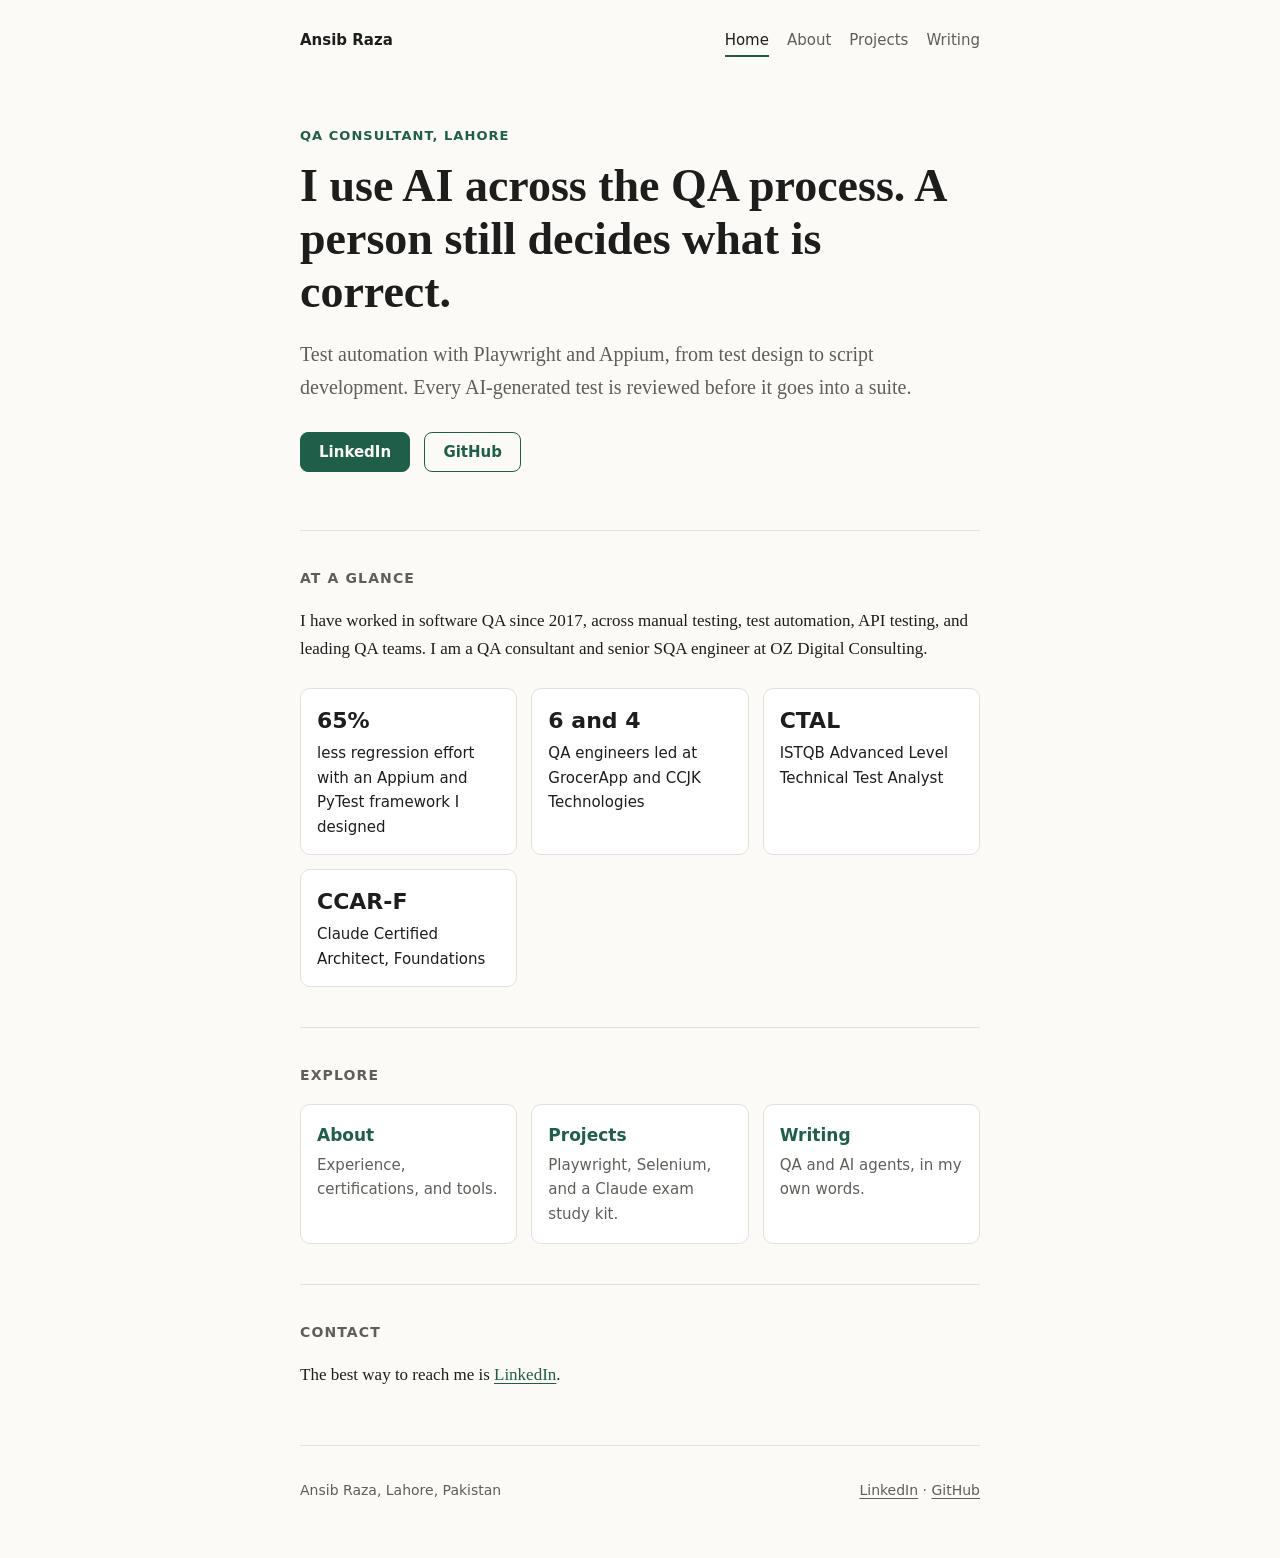
<file: index.html>
<!doctype html>
<html lang="en">
<head>
<meta charset="utf-8">
<meta name="viewport" content="width=device-width, initial-scale=1">
<title>Ansib Raza | QA Consultant</title>
<meta name="description" content="Ansib Raza is a QA consultant in Lahore, Pakistan. Test automation with Playwright and Appium, and AI-assisted QA and testing.">
<link rel="canonical" href="https://ansibraza.github.io/">
<meta property="og:type" content="website">
<meta property="og:title" content="Ansib Raza | QA Consultant">
<meta property="og:description" content="Test automation with Playwright and Appium, and AI-assisted QA and testing.">
<meta property="og:url" content="https://ansibraza.github.io/">
<link rel="stylesheet" href="style.css">
<script type="application/ld+json">
{
  "@context": "https://schema.org",
  "@type": "Person",
  "name": "Ansib Raza",
  "url": "https://ansibraza.github.io/",
  "jobTitle": "QA Consultant",
  "worksFor": { "@type": "Organization", "name": "OZ Digital Consulting" },
  "address": { "@type": "PostalAddress", "addressLocality": "Lahore", "addressCountry": "PK" },
  "alumniOf": "National University of Computer and Emerging Sciences (FAST-NUCES)",
  "knowsAbout": ["Software testing", "Test automation", "Playwright", "Appium", "Selenium", "API testing", "AI-assisted QA"],
  "sameAs": ["https://www.linkedin.com/in/ansibraza/", "https://github.com/AnsibRaza"]
}
</script>
</head>
<body>
<a class="skip" href="#main">Skip to content</a>
<div class="wrap">
  <header>
    <a class="name" href="index.html">Ansib Raza</a>
    <nav aria-label="Main">
      <a href="index.html" aria-current="page">Home</a>
      <a href="about.html">About</a>
      <a href="projects.html">Projects</a>
      <a href="writing.html">Writing</a>
    </nav>
  </header>

  <main id="main">
    <div class="hero">
      <p class="kicker">QA consultant, Lahore</p>
      <h1>I use AI across the QA process. A person still decides what is correct.</h1>
      <p class="lead">Test automation with Playwright and Appium, from test design to script development. Every AI-generated test is reviewed before it goes into a suite.</p>
      <div class="btns">
        <a class="primary" href="https://www.linkedin.com/in/ansibraza/">LinkedIn</a>
        <a href="https://github.com/AnsibRaza">GitHub</a>
      </div>
    </div>

    <section>
      <h2>At a glance</h2>
      <p>I have worked in software QA since 2017, across manual testing, test automation, API testing, and leading QA teams. I am a QA consultant and senior SQA engineer at OZ Digital Consulting.</p>
      <ul class="facts">
        <li><b>65%</b>less regression effort with an Appium and PyTest framework I designed</li>
        <li><b>6 and 4</b>QA engineers led at GrocerApp and CCJK Technologies</li>
        <li><b>CTAL</b>ISTQB Advanced Level Technical Test Analyst</li>
        <li><b>CCAR-F</b>Claude Certified Architect, Foundations</li>
      </ul>
    </section>

    <section>
      <h2>Explore</h2>
      <div class="cards">
        <div class="card"><a href="about.html">About</a><span>Experience, certifications, and tools.</span></div>
        <div class="card"><a href="projects.html">Projects</a><span>Playwright, Selenium, and a Claude exam study kit.</span></div>
        <div class="card"><a href="writing.html">Writing</a><span>QA and AI agents, in my own words.</span></div>
      </div>
    </section>

    <section id="contact">
      <h2>Contact</h2>
      <p>The best way to reach me is <a href="https://www.linkedin.com/in/ansibraza/">LinkedIn</a>.</p>
    </section>
  </main>

  <footer>
    <span>Ansib Raza, Lahore, Pakistan</span>
    <span><a href="https://www.linkedin.com/in/ansibraza/">LinkedIn</a> &middot; <a href="https://github.com/AnsibRaza">GitHub</a></span>
  </footer>
</div>
</body>
</html>
</file>
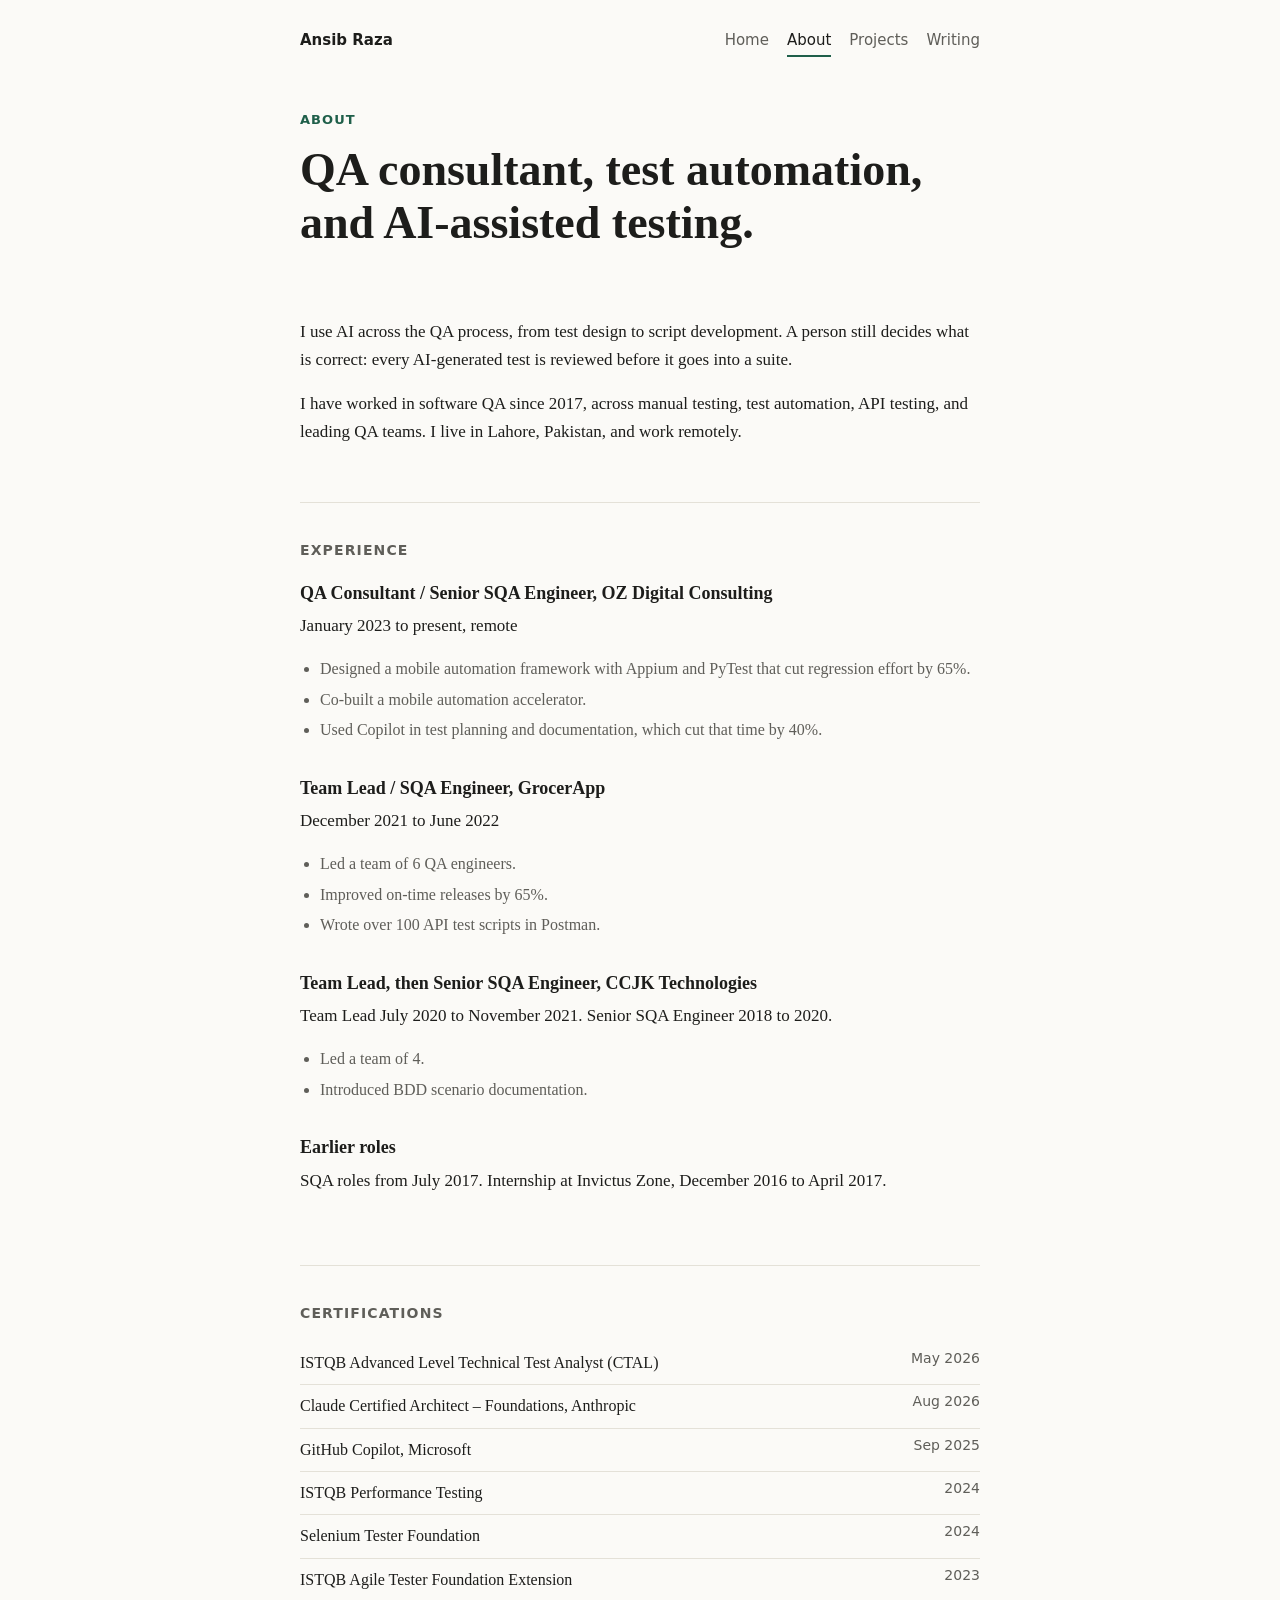
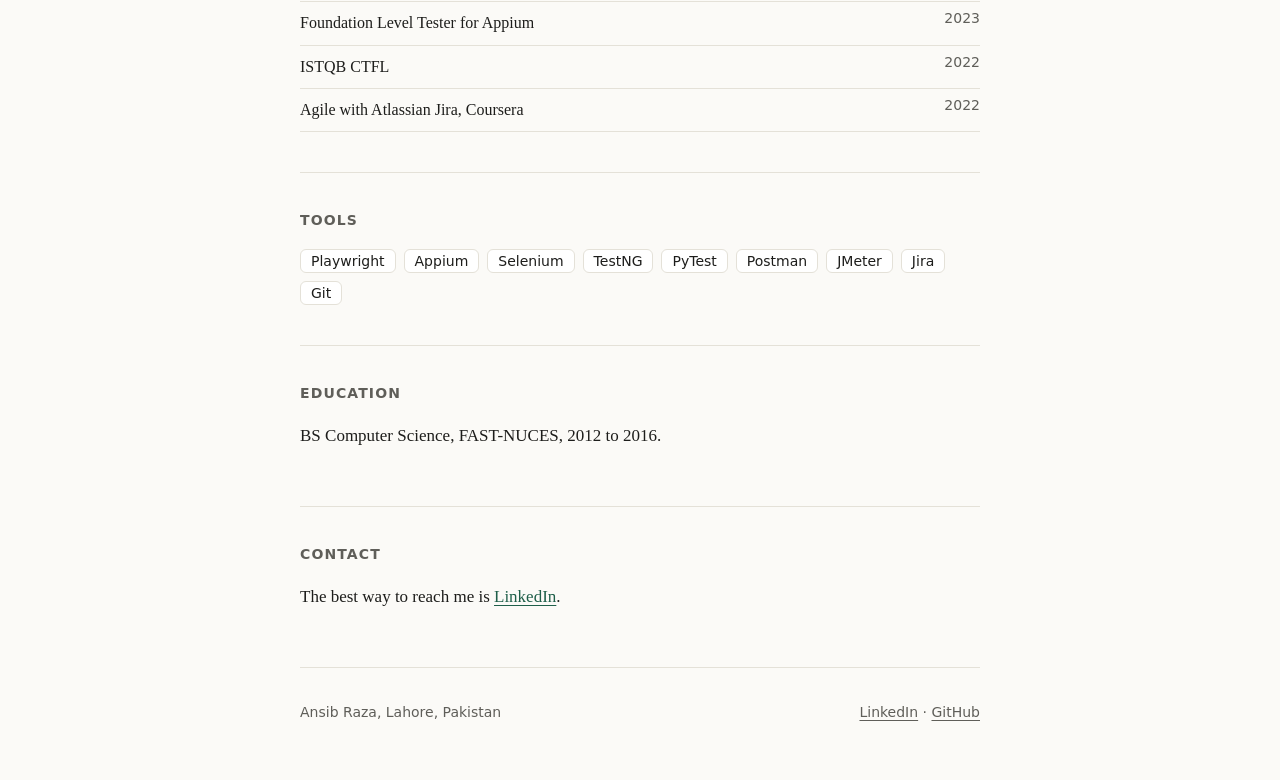
<file: about.html>
<!doctype html>
<html lang="en">
<head>
<meta charset="utf-8">
<meta name="viewport" content="width=device-width, initial-scale=1">
<title>About | Ansib Raza</title>
<meta name="description" content="Experience, certifications, and tools of Ansib Raza, a QA consultant and senior SQA engineer in Lahore, Pakistan.">
<link rel="canonical" href="https://ansibraza.github.io/about.html">
<meta property="og:type" content="profile">
<meta property="og:title" content="About | Ansib Raza">
<meta property="og:description" content="Experience, certifications, and tools of a QA consultant in Lahore.">
<meta property="og:url" content="https://ansibraza.github.io/about.html">
<link rel="stylesheet" href="style.css">
<script type="application/ld+json">
{
  "@context": "https://schema.org",
  "@type": "ProfilePage",
  "mainEntity": {
    "@type": "Person",
    "name": "Ansib Raza",
    "url": "https://ansibraza.github.io/",
    "jobTitle": "QA Consultant",
    "worksFor": { "@type": "Organization", "name": "OZ Digital Consulting" },
    "sameAs": ["https://www.linkedin.com/in/ansibraza/", "https://github.com/AnsibRaza"]
  }
}
</script>
</head>
<body>
<a class="skip" href="#main">Skip to content</a>
<div class="wrap">
  <header>
    <a class="name" href="index.html">Ansib Raza</a>
    <nav aria-label="Main">
      <a href="index.html">Home</a>
      <a href="about.html" aria-current="page">About</a>
      <a href="projects.html">Projects</a>
      <a href="writing.html">Writing</a>
    </nav>
  </header>

  <main id="main">
    <div class="page-head">
      <p class="kicker">About</p>
      <h1>QA consultant, test automation, and AI-assisted testing.</h1>
    </div>

    <section class="first">
      <p>I use AI across the QA process, from test design to script development. A person still decides what is correct: every AI-generated test is reviewed before it goes into a suite.</p>
      <p>I have worked in software QA since 2017, across manual testing, test automation, API testing, and leading QA teams. I live in Lahore, Pakistan, and work remotely.</p>
    </section>

    <section>
      <h2>Experience</h2>
      <div class="role">
        <h3>QA Consultant / Senior SQA Engineer, OZ Digital Consulting</h3>
        <p class="meta">January 2023 to present, remote</p>
        <ul>
          <li>Designed a mobile automation framework with Appium and PyTest that cut regression effort by 65%.</li>
          <li>Co-built a mobile automation accelerator.</li>
          <li>Used Copilot in test planning and documentation, which cut that time by 40%.</li>
        </ul>
      </div>
      <div class="role">
        <h3>Team Lead / SQA Engineer, GrocerApp</h3>
        <p class="meta">December 2021 to June 2022</p>
        <ul>
          <li>Led a team of 6 QA engineers.</li>
          <li>Improved on-time releases by 65%.</li>
          <li>Wrote over 100 API test scripts in Postman.</li>
        </ul>
      </div>
      <div class="role">
        <h3>Team Lead, then Senior SQA Engineer, CCJK Technologies</h3>
        <p class="meta">Team Lead July 2020 to November 2021. Senior SQA Engineer 2018 to 2020.</p>
        <ul>
          <li>Led a team of 4.</li>
          <li>Introduced BDD scenario documentation.</li>
        </ul>
      </div>
      <div class="role">
        <h3>Earlier roles</h3>
        <p class="meta">SQA roles from July 2017. Internship at Invictus Zone, December 2016 to April 2017.</p>
      </div>
    </section>

    <section>
      <h2>Certifications</h2>
      <ul class="certs">
        <li>ISTQB Advanced Level Technical Test Analyst (CTAL) <span>May 2026</span></li>
        <li>Claude Certified Architect &ndash; Foundations, Anthropic <span>Aug 2026</span></li>
        <li>GitHub Copilot, Microsoft <span>Sep 2025</span></li>
        <li>ISTQB Performance Testing <span>2024</span></li>
        <li>Selenium Tester Foundation <span>2024</span></li>
        <li>ISTQB Agile Tester Foundation Extension <span>2023</span></li>
        <li>Foundation Level Tester for Appium <span>2023</span></li>
        <li>ISTQB CTFL <span>2022</span></li>
        <li>Agile with Atlassian Jira, Coursera <span>2022</span></li>
      </ul>
    </section>

    <section>
      <h2>Tools</h2>
      <ul class="chips">
        <li>Playwright</li><li>Appium</li><li>Selenium</li><li>TestNG</li><li>PyTest</li><li>Postman</li><li>JMeter</li><li>Jira</li><li>Git</li>
      </ul>
    </section>

    <section>
      <h2>Education</h2>
      <p>BS Computer Science, FAST-NUCES, 2012 to 2016.</p>
    </section>

    <section>
      <h2>Contact</h2>
      <p>The best way to reach me is <a href="https://www.linkedin.com/in/ansibraza/">LinkedIn</a>.</p>
    </section>
  </main>

  <footer>
    <span>Ansib Raza, Lahore, Pakistan</span>
    <span><a href="https://www.linkedin.com/in/ansibraza/">LinkedIn</a> &middot; <a href="https://github.com/AnsibRaza">GitHub</a></span>
  </footer>
</div>
</body>
</html>
</file>
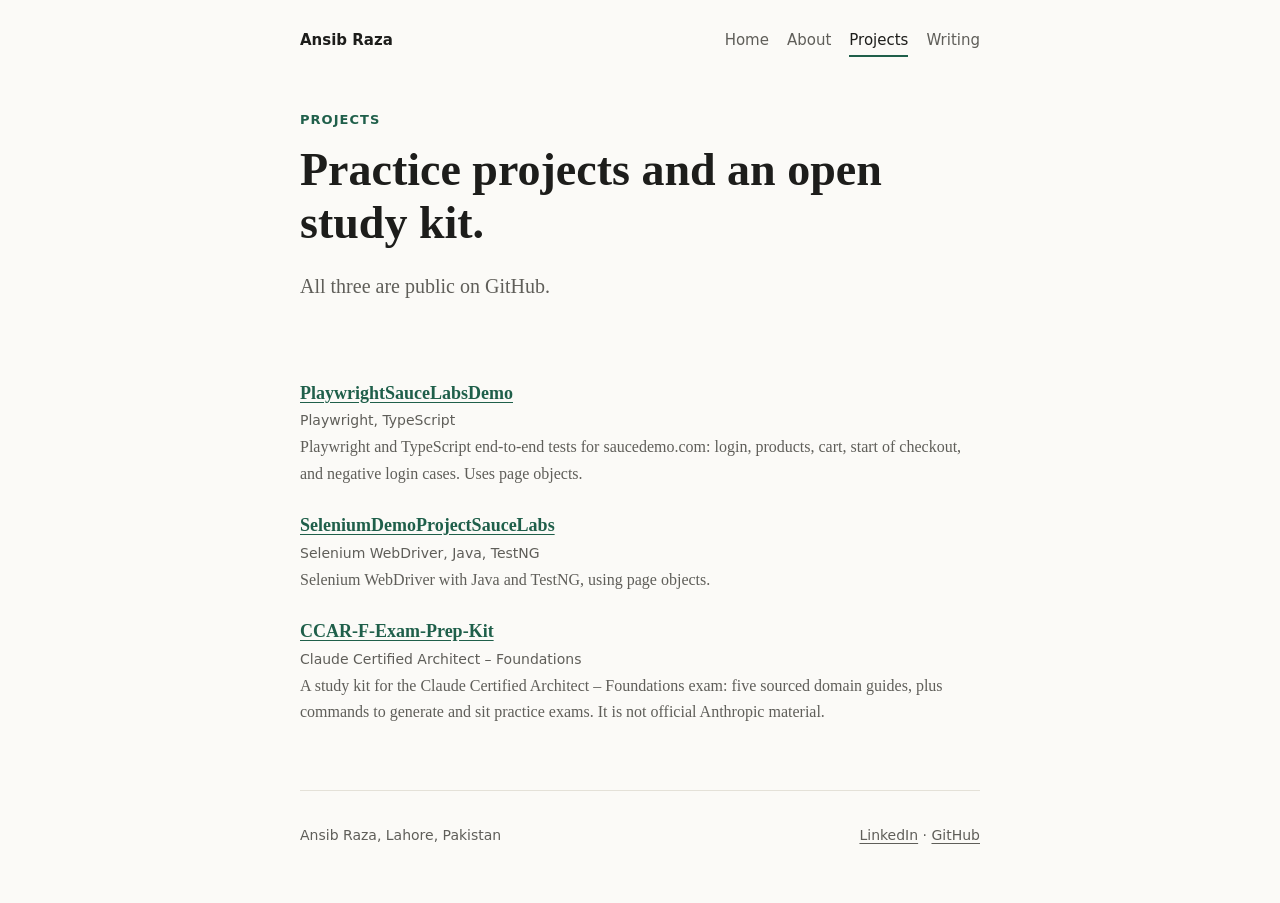
<file: projects.html>
<!doctype html>
<html lang="en">
<head>
<meta charset="utf-8">
<meta name="viewport" content="width=device-width, initial-scale=1">
<title>Projects | Ansib Raza</title>
<meta name="description" content="Test automation projects by Ansib Raza: Playwright and TypeScript, Selenium with Java and TestNG, and a Claude Certified Architect study kit.">
<link rel="canonical" href="https://ansibraza.github.io/projects.html">
<meta property="og:type" content="website">
<meta property="og:title" content="Projects | Ansib Raza">
<meta property="og:description" content="Playwright, Selenium, and a Claude exam study kit.">
<meta property="og:url" content="https://ansibraza.github.io/projects.html">
<link rel="stylesheet" href="style.css">
</head>
<body>
<a class="skip" href="#main">Skip to content</a>
<div class="wrap">
  <header>
    <a class="name" href="index.html">Ansib Raza</a>
    <nav aria-label="Main">
      <a href="index.html">Home</a>
      <a href="about.html">About</a>
      <a href="projects.html" aria-current="page">Projects</a>
      <a href="writing.html">Writing</a>
    </nav>
  </header>

  <main id="main">
    <div class="page-head">
      <p class="kicker">Projects</p>
      <h1>Practice projects and an open study kit.</h1>
      <p class="lead">All three are public on GitHub.</p>
    </div>

    <section class="first">
      <div class="item">
        <h3><a href="https://github.com/AnsibRaza/PlaywrightSauceLabsDemo">PlaywrightSauceLabsDemo</a></h3>
        <p class="meta">Playwright, TypeScript</p>
        <p>Playwright and TypeScript end-to-end tests for saucedemo.com: login, products, cart, start of checkout, and negative login cases. Uses page objects.</p>
      </div>
      <div class="item">
        <h3><a href="https://github.com/AnsibRaza/SeleniumDemoProjectSauceLabs">SeleniumDemoProjectSauceLabs</a></h3>
        <p class="meta">Selenium WebDriver, Java, TestNG</p>
        <p>Selenium WebDriver with Java and TestNG, using page objects.</p>
      </div>
      <div class="item">
        <h3><a href="https://github.com/AnsibRaza/CCAR-F-Exam-Prep-Kit">CCAR-F-Exam-Prep-Kit</a></h3>
        <p class="meta">Claude Certified Architect &ndash; Foundations</p>
        <p>A study kit for the Claude Certified Architect &ndash; Foundations exam: five sourced domain guides, plus commands to generate and sit practice exams. It is not official Anthropic material.</p>
      </div>
    </section>
  </main>

  <footer>
    <span>Ansib Raza, Lahore, Pakistan</span>
    <span><a href="https://www.linkedin.com/in/ansibraza/">LinkedIn</a> &middot; <a href="https://github.com/AnsibRaza">GitHub</a></span>
  </footer>
</div>
</body>
</html>
</file>
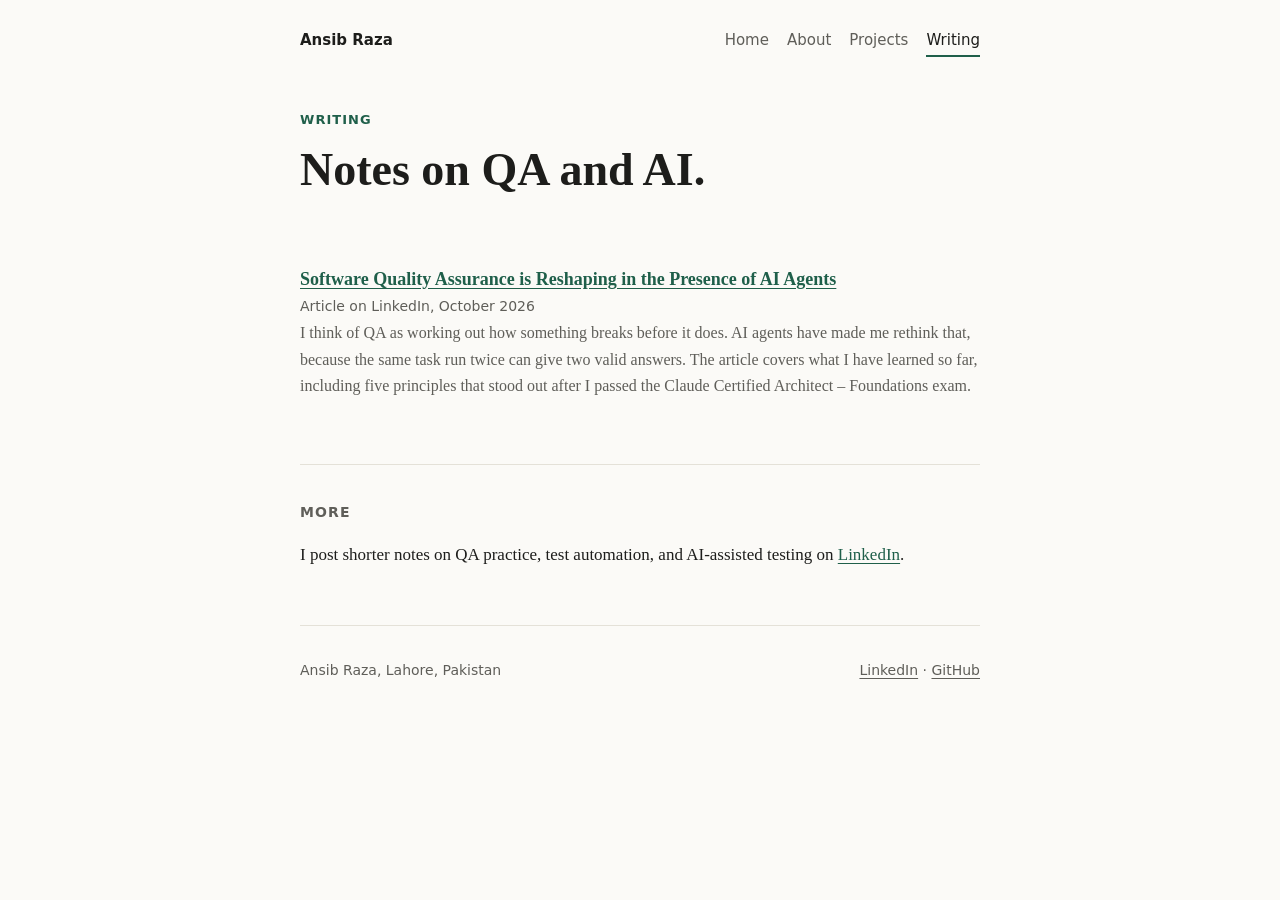
<file: writing.html>
<!doctype html>
<html lang="en">
<head>
<meta charset="utf-8">
<meta name="viewport" content="width=device-width, initial-scale=1">
<title>Writing | Ansib Raza</title>
<meta name="description" content="Articles by Ansib Raza on software QA, AI agents, and AI-assisted testing.">
<link rel="canonical" href="https://ansibraza.github.io/writing.html">
<meta property="og:type" content="website">
<meta property="og:title" content="Writing | Ansib Raza">
<meta property="og:description" content="Articles on software QA, AI agents, and AI-assisted testing.">
<meta property="og:url" content="https://ansibraza.github.io/writing.html">
<link rel="stylesheet" href="style.css">
</head>
<body>
<a class="skip" href="#main">Skip to content</a>
<div class="wrap">
  <header>
    <a class="name" href="index.html">Ansib Raza</a>
    <nav aria-label="Main">
      <a href="index.html">Home</a>
      <a href="about.html">About</a>
      <a href="projects.html">Projects</a>
      <a href="writing.html" aria-current="page">Writing</a>
    </nav>
  </header>

  <main id="main">
    <div class="page-head">
      <p class="kicker">Writing</p>
      <h1>Notes on QA and AI.</h1>
    </div>

    <section class="first">
      <div class="item">
        <h3><a href="https://lnkd.in/deC59hNb">Software Quality Assurance is Reshaping in the Presence of AI Agents</a></h3>
        <p class="meta">Article on LinkedIn, October 2026</p>
        <p>I think of QA as working out how something breaks before it does. AI agents have made me rethink that, because the same task run twice can give two valid answers. The article covers what I have learned so far, including five principles that stood out after I passed the Claude Certified Architect &ndash; Foundations exam.</p>
      </div>
    </section>

    <section>
      <h2>More</h2>
      <p>I post shorter notes on QA practice, test automation, and AI-assisted testing on <a href="https://www.linkedin.com/in/ansibraza/recent-activity/all/">LinkedIn</a>.</p>
    </section>
  </main>

  <footer>
    <span>Ansib Raza, Lahore, Pakistan</span>
    <span><a href="https://www.linkedin.com/in/ansibraza/">LinkedIn</a> &middot; <a href="https://github.com/AnsibRaza">GitHub</a></span>
  </footer>
</div>
</body>
</html>
</file>
<file: style.css>
:root {
  --bg: #fbfaf7;
  --text: #1d1d1b;
  --muted: #5f5e59;
  --line: #e4e1d8;
  --accent: #1f5f4a;
  --card: #ffffff;
}
@media (prefers-color-scheme: dark) {
  :root { --bg: #151614; --text: #ecebe6; --muted: #a3a29b; --line: #2b2c29; --accent: #7cc4a6; --card: #1b1c1a; }
}
* { box-sizing: border-box; }
html { scroll-behavior: smooth; }
body { margin: 0; background: var(--bg); color: var(--text); font: 17px/1.65 Georgia, "Times New Roman", serif; }
a { color: var(--accent); text-underline-offset: 3px; }
a:focus-visible { outline: 2px solid var(--accent); outline-offset: 3px; border-radius: 2px; }
.skip { position: absolute; left: -999px; top: 8px; background: var(--accent); color: var(--bg); padding: 8px 14px; border-radius: 6px; font: 600 14px system-ui, sans-serif; z-index: 10; }
.skip:focus { left: 12px; }
.wrap { max-width: 720px; margin: 0 auto; padding: 0 20px; }

header { padding: 28px 0 0; display: flex; justify-content: space-between; align-items: baseline; flex-wrap: wrap; gap: 8px 24px; font-family: system-ui, sans-serif; font-size: 15px; }
header .name { font-weight: 700; color: var(--text); text-decoration: none; }
nav { display: flex; flex-wrap: wrap; gap: 4px 18px; }
nav a { color: var(--muted); text-decoration: none; padding-bottom: 2px; border-bottom: 2px solid transparent; }
nav a:hover { color: var(--accent); }
nav a[aria-current="page"] { color: var(--text); border-bottom-color: var(--accent); }

.hero { padding: 72px 0 48px; }
.page-head { padding: 56px 0 8px; }
.kicker { font: 600 13px/1 system-ui, sans-serif; letter-spacing: .08em; text-transform: uppercase; color: var(--accent); margin: 0 0 18px; }
h1 { font-size: clamp(32px, 6vw, 46px); line-height: 1.15; margin: 0 0 20px; font-weight: 700; }
.lead { font-size: 20px; color: var(--muted); margin: 0 0 28px; }
.btns a { display: inline-block; font: 600 15px system-ui, sans-serif; padding: 10px 18px; border-radius: 8px; border: 1px solid var(--accent); text-decoration: none; margin: 0 10px 10px 0; }
.btns a.primary { background: var(--accent); color: var(--bg); }

section { padding: 40px 0; border-top: 1px solid var(--line); }
section.first { border-top: 0; }
h2 { font: 700 14px/1 system-ui, sans-serif; letter-spacing: .08em; text-transform: uppercase; color: var(--muted); margin: 0 0 22px; }
h3 { margin: 0 0 4px; font-size: 18px; }
p { margin: 0 0 16px; }

.facts { display: grid; grid-template-columns: repeat(auto-fit, minmax(190px, 1fr)); gap: 14px; margin: 24px 0 0; padding: 0; list-style: none; font-family: system-ui, sans-serif; font-size: 15px; }
.facts li { background: var(--card); border: 1px solid var(--line); border-radius: 10px; padding: 14px 16px; }
.facts b { display: block; font-size: 22px; margin-bottom: 2px; }

.item { margin: 0 0 24px; }
.item p { margin: 0; color: var(--muted); font-size: 16px; }
.item .meta { font: 14px system-ui, sans-serif; color: var(--muted); margin: 0 0 6px; }
.role { margin: 0 0 30px; }
.role ul { margin: 8px 0 0; padding-left: 20px; color: var(--muted); font-size: 16px; }
.role li { margin: 0 0 4px; }
.chips { list-style: none; padding: 0; margin: 0; display: flex; flex-wrap: wrap; gap: 8px; font: 14px system-ui, sans-serif; }
.chips li { border: 1px solid var(--line); background: var(--card); border-radius: 6px; padding: 3px 10px; }
.cards { display: grid; grid-template-columns: repeat(auto-fit, minmax(200px, 1fr)); gap: 14px; }
.card { background: var(--card); border: 1px solid var(--line); border-radius: 10px; padding: 16px; font-family: system-ui, sans-serif; font-size: 15px; }
.card a { font-weight: 700; font-size: 17px; text-decoration: none; display: block; margin-bottom: 4px; }
.card span { color: var(--muted); }
.certs { list-style: none; padding: 0; margin: 0; font-size: 16px; }
.certs li { display: flex; justify-content: space-between; gap: 16px; padding: 8px 0; border-bottom: 1px solid var(--line); }
.certs li span { color: var(--muted); font: 14px system-ui, sans-serif; white-space: nowrap; }

footer { padding: 36px 0 60px; border-top: 1px solid var(--line); color: var(--muted); font: 14px system-ui, sans-serif; display: flex; justify-content: space-between; flex-wrap: wrap; gap: 8px 24px; }
footer a { color: var(--muted); }
footer a:hover { color: var(--accent); }
</file>
